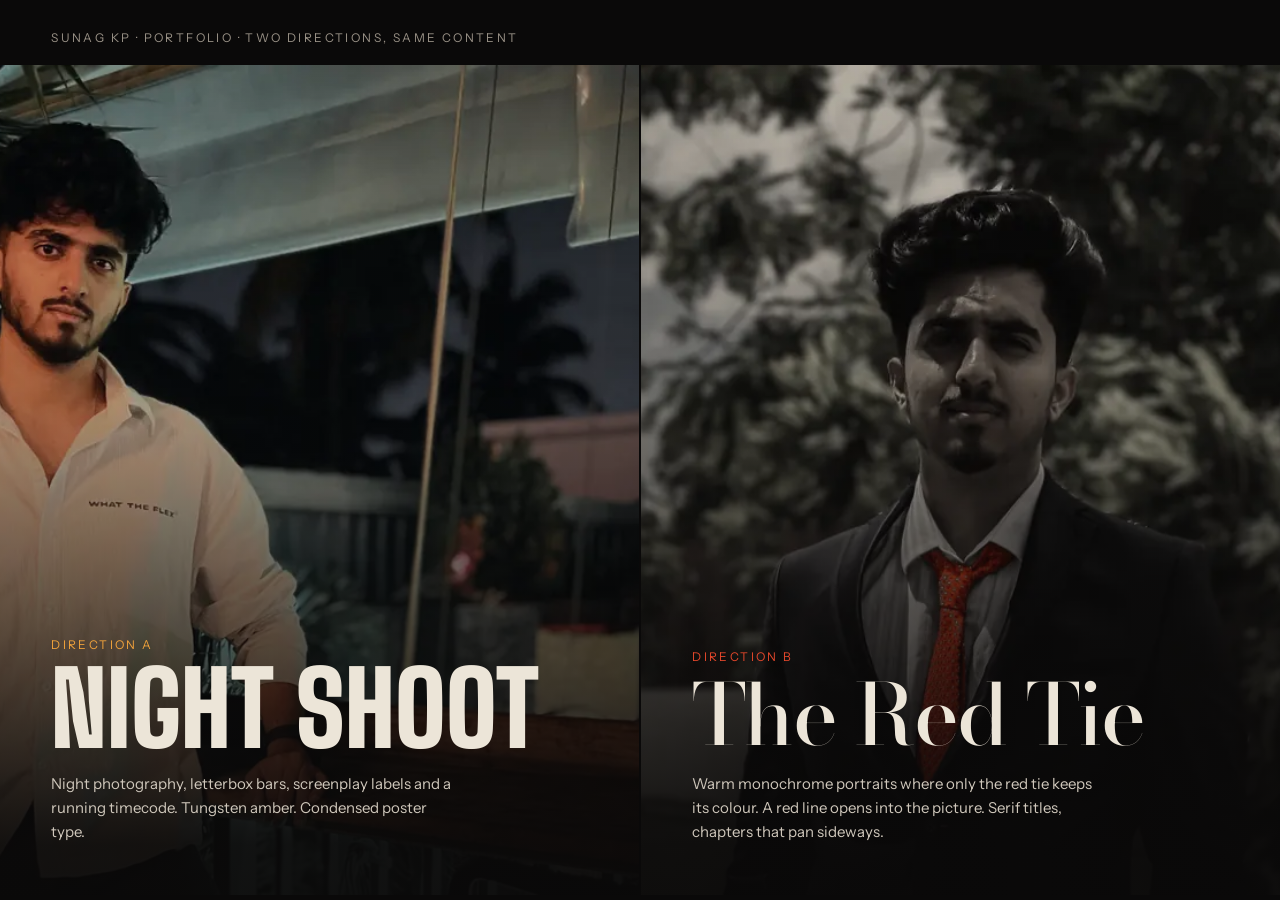
<file: portfolio-preview/index.html>
<!doctype html>
<html lang="en">
<head>
<meta charset="utf-8">
<meta name="viewport" content="width=device-width, initial-scale=1">
<title>Sunag KP — pick a direction</title>
<meta name="robots" content="noindex">
<style>
  @font-face { font-family: "Big Shoulders"; src: url(assets/fonts/big-shoulders-display-latin-wght-normal.woff2) format("woff2"); font-weight: 100 900; font-display: swap; }
  @font-face { font-family: "Bodoni"; src: url(assets/fonts/bodoni-moda-latin-opsz-normal.woff2) format("woff2"); font-weight: 400 900; font-display: swap; }
  @font-face { font-family: "Instrument"; src: url(assets/fonts/instrument-sans-latin-wght-normal.woff2) format("woff2"); font-weight: 400 700; font-display: swap; }
  * { box-sizing: border-box; }
  body { margin: 0; background: #0a0909; color: #ece5d8; font: 400 15px/1.6 "Instrument", Helvetica, Arial, sans-serif; }
  header { padding: 28px clamp(20px, 4vw, 56px) 18px; font-size: 12px; letter-spacing: .2em; text-transform: uppercase; color: #9a9287; }
  main { display: grid; grid-template-columns: 1fr 1fr; gap: 2px; min-height: calc(100svh - 70px); }
  a { position: relative; display: flex; flex-direction: column; justify-content: flex-end; min-height: 72svh; padding: clamp(20px, 4vw, 56px); color: inherit; text-decoration: none; overflow: hidden; isolation: isolate; }
  a img { position: absolute; inset: 0; width: 100%; height: 100%; object-fit: cover; z-index: -2; transition: transform 1.4s cubic-bezier(.2,.7,.1,1); }
  a::after { content: ""; position: absolute; inset: 0; z-index: -1; background: linear-gradient(to top, rgba(10,9,9,.94) 6%, rgba(10,9,9,.3) 60%, rgba(10,9,9,.15)); }
  a:hover img, a:focus-visible img { transform: scale(1.05); }
  a:focus-visible { outline: 2px solid #ece5d8; outline-offset: -6px; }
  .k { font-size: 12px; letter-spacing: .2em; text-transform: uppercase; }
  .a .k { color: #f0a23b; } .b .k { color: #e4472b; }
  h2 { margin: .1em 0 .2em; font-weight: 900; }
  .a h2 { font: 900 clamp(3.4rem, 8vw, 8rem)/.85 "Big Shoulders", Impact, sans-serif; text-transform: uppercase; }
  .b h2 { font: 500 clamp(3rem, 6.6vw, 6.8rem)/.95 "Bodoni", Didot, serif; letter-spacing: -.02em; }
  p { margin: 0; max-width: 40ch; color: #cfc7bb; }
  @media (max-width: 760px) { main { grid-template-columns: 1fr; } a { min-height: 60svh; } }
</style>
</head>
<body>
<header>Sunag KP · Portfolio · Two directions, same content</header>
<main>
  <a class="a" href="a/">
    <img src="assets/img/a-hero-wide-1280.webp" alt="">
    <span class="k">Direction A</span>
    <h2>Night Shoot</h2>
    <p>Night photography, letterbox bars, screenplay labels and a running timecode. Tungsten amber. Condensed poster type.</p>
  </a>
  <a class="b" href="b/">
    <img src="assets/img/b-hero-wide-1280.webp" alt="">
    <span class="k">Direction B</span>
    <h2>The Red Tie</h2>
    <p>Warm monochrome portraits where only the red tie keeps its colour. A red line opens into the picture. Serif titles, chapters that pan sideways.</p>
  </a>
</main>
</body>
</html>
</file>
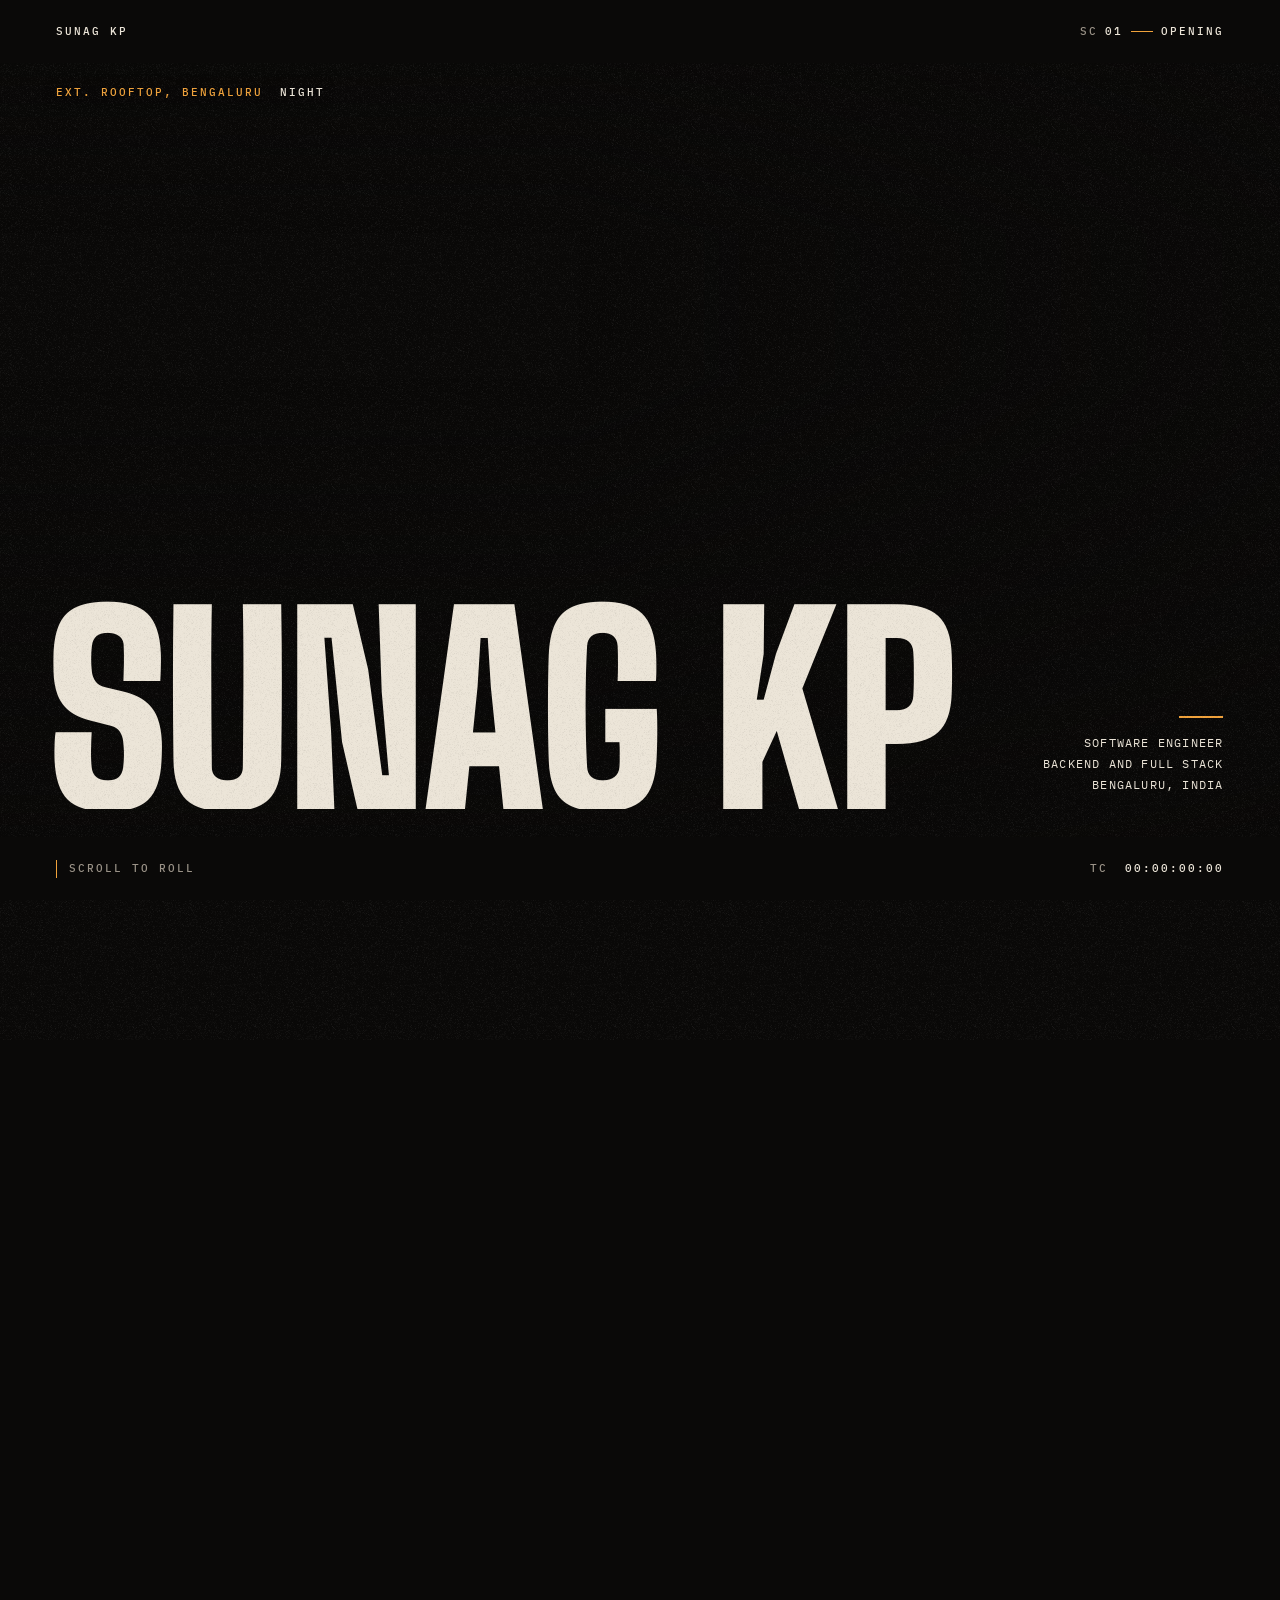
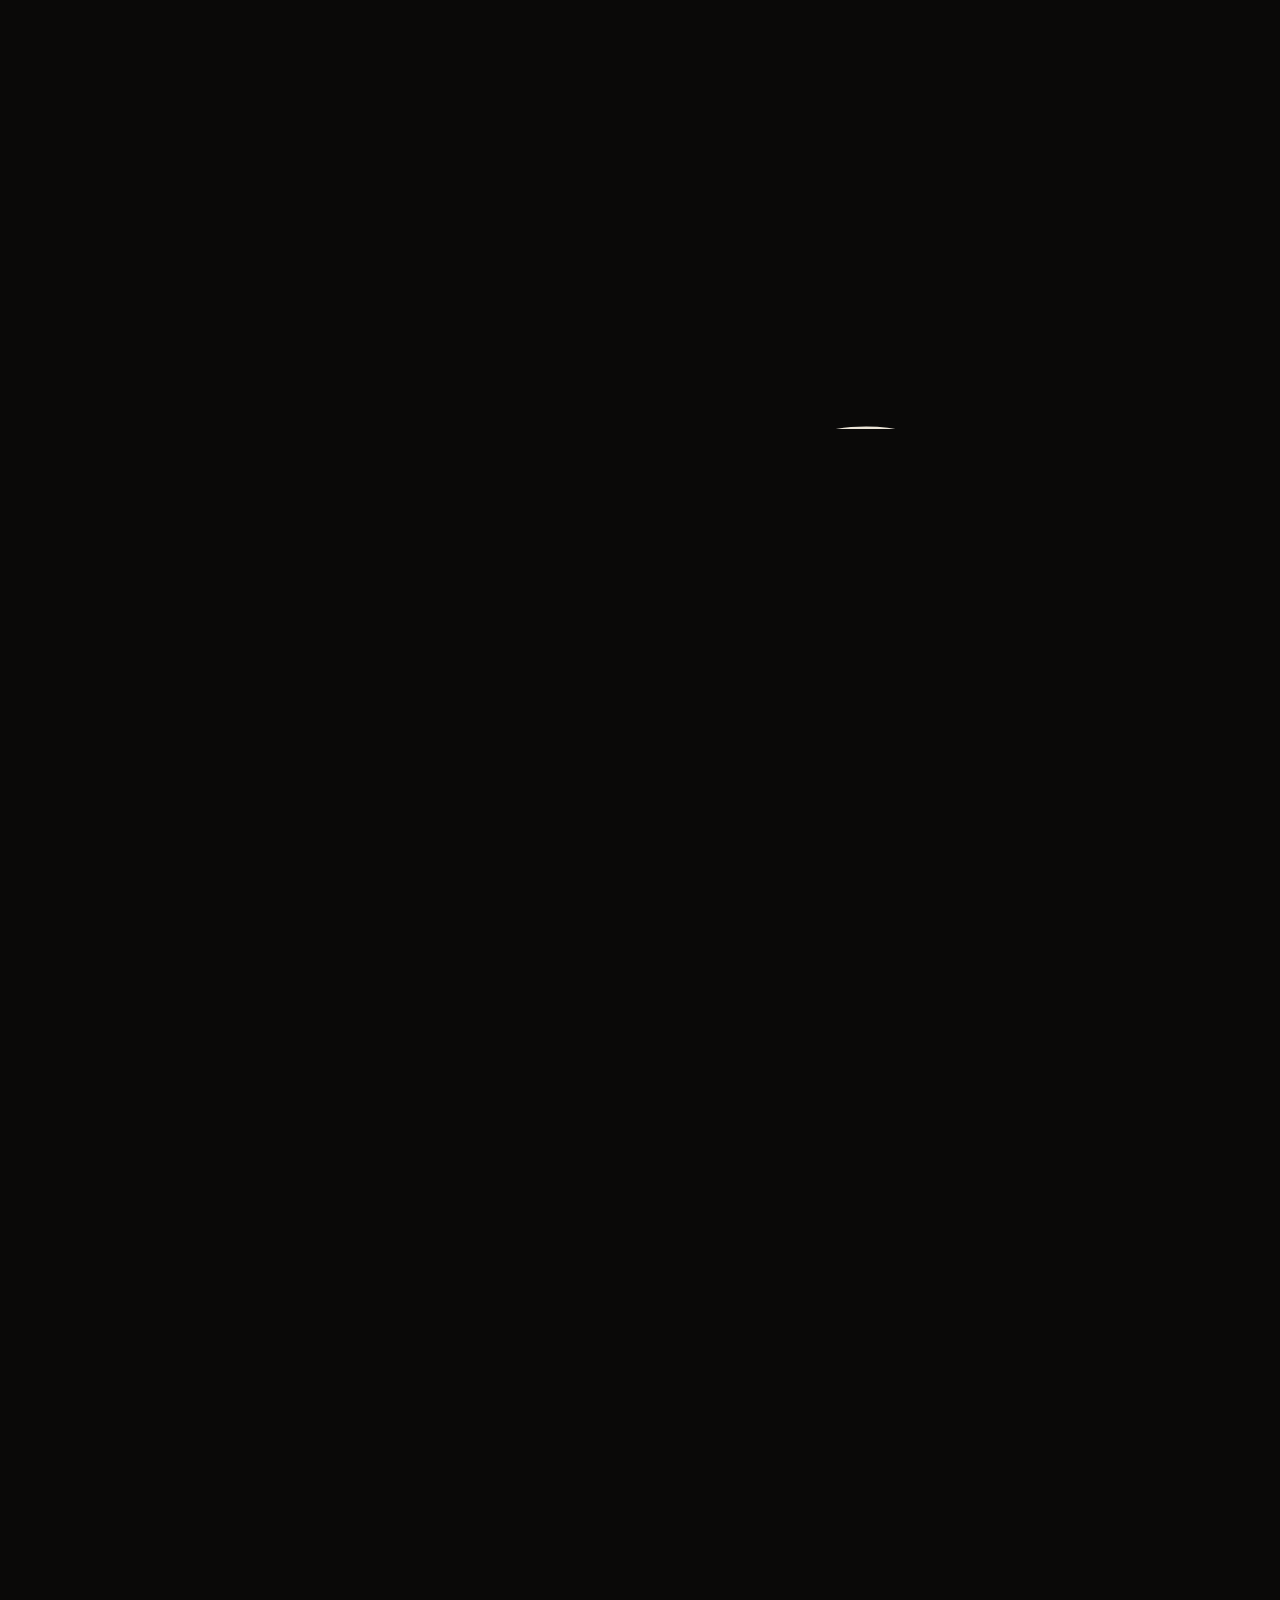
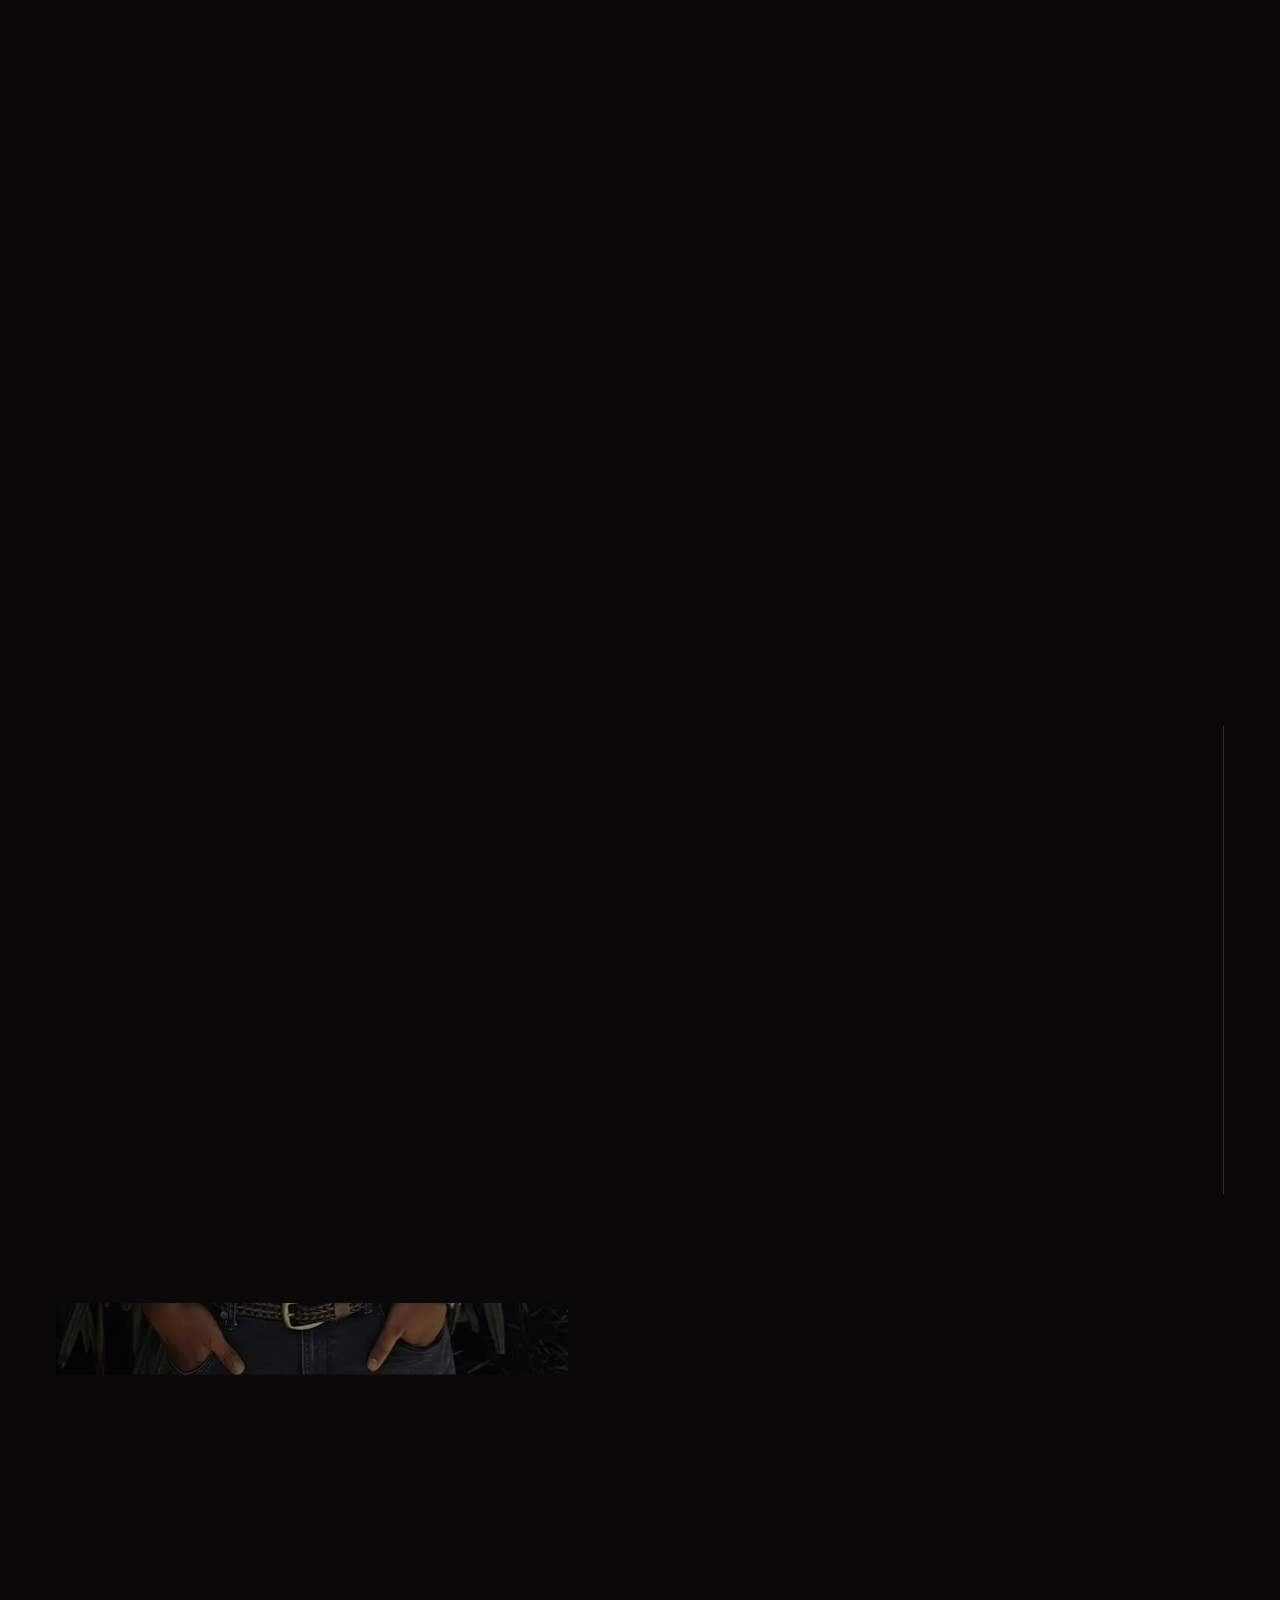
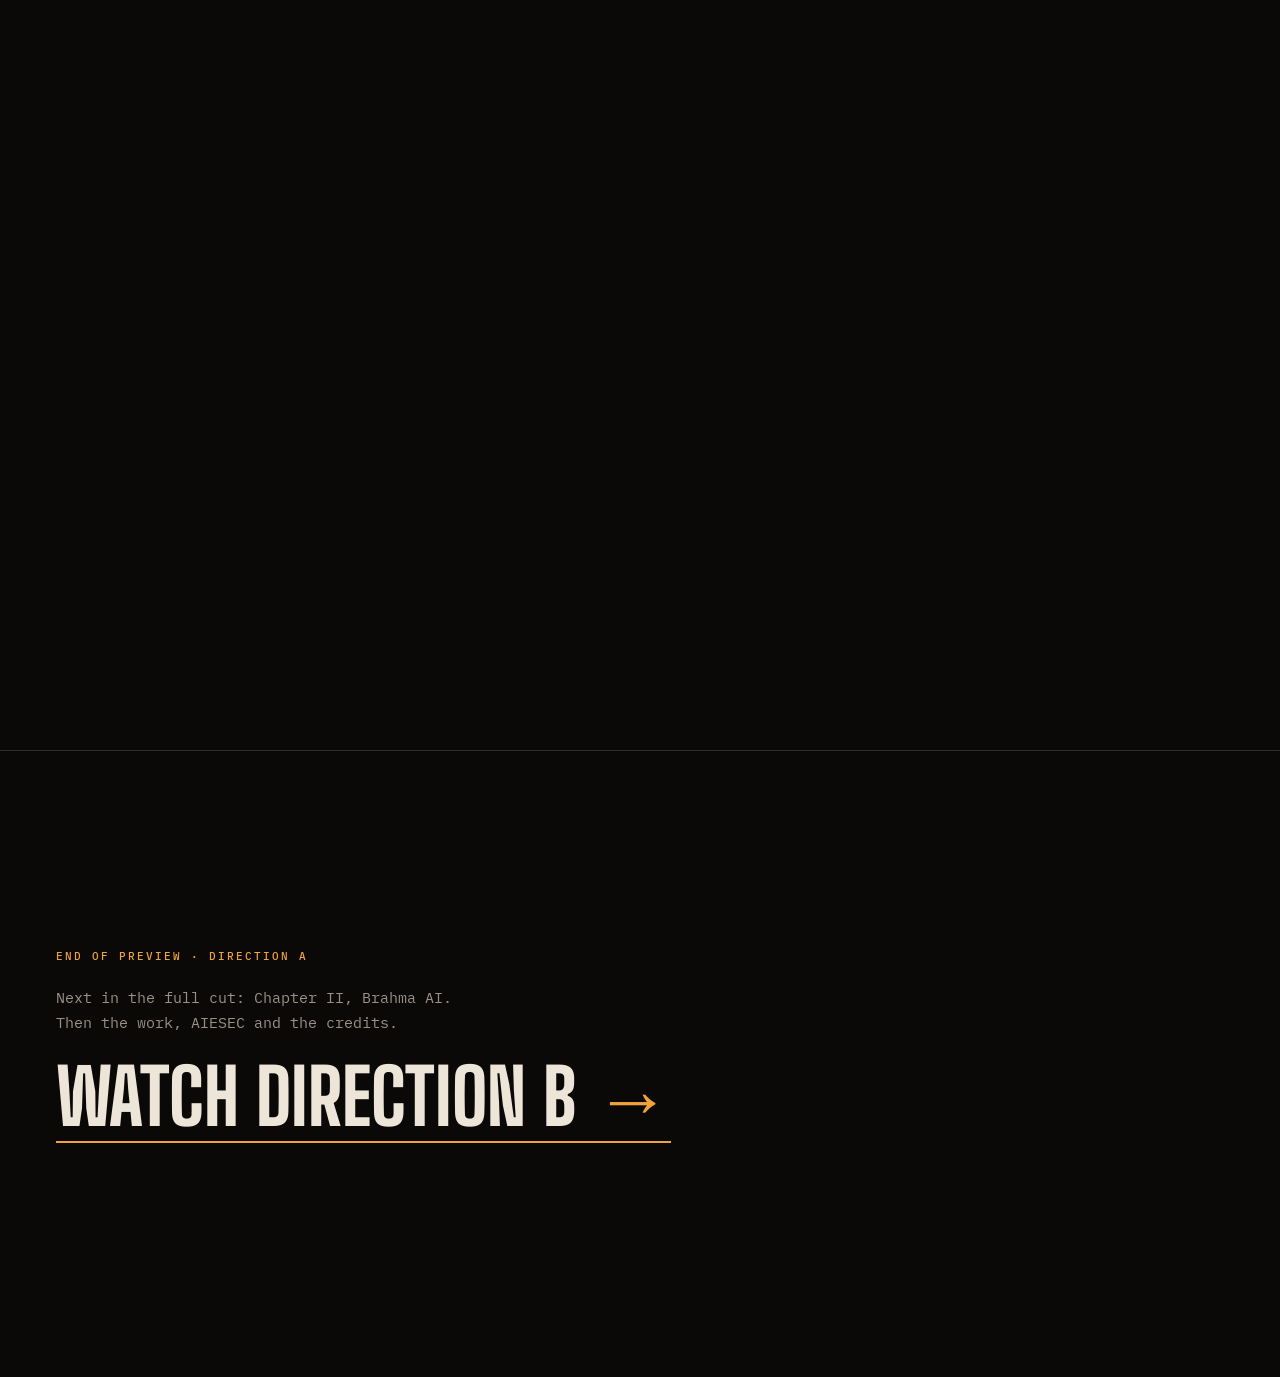
<file: portfolio-preview/a/index.html>
<!doctype html>
<html lang="en" data-runtime="96">
<head>
<meta charset="utf-8">
<meta name="viewport" content="width=device-width, initial-scale=1">
<title>Sunag KP — Direction A: Night Shoot</title>
<meta name="description" content="Design direction A for Sunag KP's portfolio: night photography, screenplay language, tungsten amber.">
<meta name="theme-color" content="#0a0908">
<script>(function(d){d.classList.add('js');if(!matchMedia('(prefers-reduced-motion: reduce)').matches)d.classList.add('motion')})(document.documentElement)</script>
<link rel="preload" as="font" type="font/woff2" href="../assets/fonts/big-shoulders-display-latin-wght-normal.woff2" crossorigin>
<link rel="preload" as="font" type="font/woff2" href="../assets/fonts/ibm-plex-mono-latin-400-normal.woff2" crossorigin>
<link rel="preload" as="image" href="../assets/img/a-hero-tall-900.webp" media="(max-aspect-ratio: 4/5)" fetchpriority="high">
<link rel="preload" as="image" href="../assets/img/a-hero-wide-2000.webp" media="(min-aspect-ratio: 4/5)" fetchpriority="high">
<link rel="stylesheet" href="a.css">
</head>
<body>
<a class="skip" href="#chapter-1">Skip to Chapter I</a>

<header class="hud">
  <a class="hud__name" href="#top">Sunag KP</a>
  <p class="hud__scene"><span class="hud__sc">SC</span> <span data-hud-index>01</span> <span class="hud__dash" aria-hidden="true"></span> <span data-hud-label>Opening</span></p>
</header>
<div class="foot" aria-hidden="true">
  <p class="cue"><span class="cue__bar"></span>Scroll to roll</p>
  <p class="timecode">TC <span data-hud-time>00:00:00:00</span></p>
</div>
<div class="grain" aria-hidden="true"></div>

<main id="top">

  <!-- OPENING ------------------------------------------------------- -->
  <section class="scene hero" data-scene data-label="Opening" style="--len:340">
    <div class="stage">
      <div class="plate" data-at="0,1" data-ease="linear">
        <picture>
          <source media="(max-aspect-ratio: 4/5)" srcset="../assets/img/a-hero-tall-900.webp" width="900" height="1469">
          <source srcset="../assets/img/a-hero-wide-1280.webp 1280w, ../assets/img/a-hero-wide-2000.webp 2000w" sizes="100vw" width="2000" height="1125">
          <img class="plate__img" src="../assets/img/a-hero-wide-1280.webp" width="2000" height="1125" alt="Sunag KP leaning on a wooden bar counter on a rooftop in Bengaluru at night." fetchpriority="high" decoding="async">
        </picture>
      </div>
      <div class="scrim" aria-hidden="true"></div>

      <p class="slug hero__slug"><span>EXT. ROOFTOP, BENGALURU</span> <span class="slug__time">NIGHT</span></p>

      <div class="hero__title" data-out="0.03,0.28">
        <h1 class="title" aria-label="Sunag KP">
          <span class="mask" aria-hidden="true"><span class="title__w">SUNAG</span></span>
          <span class="mask" aria-hidden="true"><span class="title__w title__w--2">KP</span></span>
        </h1>
        <p class="hero__role">
          <span class="hero__rule" aria-hidden="true"></span>
          Software Engineer<br>Backend and full stack<br>Bengaluru, India
        </p>
      </div>

      <div class="hero__lines">
        <p class="line" data-at="0.32,0.42" data-out="0.74,0.82"><span>Software engineer.</span></p>
        <p class="line" data-at="0.42,0.52" data-out="0.74,0.82"><span>Two and a half years.</span></p>
        <p class="line line--dim" data-at="0.54,0.64" data-out="0.74,0.82"><span>I build backend services,</span></p>
        <p class="line line--dim" data-at="0.58,0.68" data-out="0.74,0.82"><span>APIs and the workflows</span></p>
        <p class="line line--dim" data-at="0.62,0.72" data-out="0.74,0.82"><span>that connect them.</span></p>
      </div>

      <div class="bar bar--top" data-at="0.84,0.99" data-ease="in" aria-hidden="true"></div>
      <div class="bar bar--bottom" data-at="0.84,0.99" data-ease="in" aria-hidden="true"></div>
    </div>
  </section>

  <!-- CHAPTER I: SLATE ---------------------------------------------- -->
  <section class="scene slate" id="chapter-1" data-scene data-label="Chapter I" style="--len:250">
    <div class="stage">
      <div class="slate__inner" data-out="0.78,1">
        <p class="slate__no" data-at="-0.55,-0.25"><span class="slate__tick" aria-hidden="true"></span>Chapter I</p>
        <h2 class="slate__title" aria-label="KPMG">
          <span class="mask" aria-hidden="true"><span data-at="-0.45,0.04" data-ease="out">KPMG</span></span>
        </h2>
        <dl class="slate__meta">
          <div data-at="-0.05,0.12"><dt>Scene</dt><dd>INT. KPMG GLOBAL SERVICES, BENGALURU. DAY.</dd></div>
          <div data-at="0.03,0.20"><dt>Dates</dt><dd>Aug 2024 to Jan 2026</dd></div>
          <div data-at="0.11,0.28"><dt>Role</dt><dd>Full Stack Developer. ASP.NET Core and Angular.</dd></div>
        </dl>
      </div>
    </div>
  </section>

  <!-- CHAPTER I: BEATS ---------------------------------------------- -->
  <section class="scene beats" data-scene data-label="Chapter I · KPMG" style="--len:560">
    <div class="stage">
      <figure class="still" data-at="-0.15,0.02" data-ease="out">
        <div class="still__frame">
          <div class="still__zoom">
            <img src="../assets/img/a-kpmg-700.webp" srcset="../assets/img/a-kpmg-700.webp 700w, ../assets/img/a-kpmg-1100.webp 1100w" sizes="(max-width: 860px) 100vw, 40vw" width="1100" height="1369" loading="lazy" decoding="async" alt="Sunag KP at the KPMG office in Bengaluru, wearing a KPMG lanyard, in front of palm leaves.">
          </div>
        </div>
        <figcaption class="slug">KPMG Global Services · Bengaluru</figcaption>
      </figure>

      <ol class="beatlist">
        <li class="beat" data-at="0.0,0.07" data-out="0.21,0.25">
          <p class="beat__idx">01 / 04</p>
          <p class="beat__num">40<span>+</span></p>
          <h3 class="beat__label">REST endpoints shipped</h3>
          <p class="beat__body">C#, ASP.NET Core Web API and Entity Framework Core, for financial and compliance applications. I owned each feature from the database to the Angular screen.</p>
        </li>
        <li class="beat" data-at="0.25,0.32" data-out="0.46,0.50">
          <p class="beat__idx">02 / 04</p>
          <p class="beat__num">35<span>%</span></p>
          <h3 class="beat__label">Fewer redundant API calls</h3>
          <p class="beat__body">I re-architected the Angular state layer on NgRx: Store, Effects and Selectors, with RxJS. The UI got 25% more responsive.</p>
        </li>
        <li class="beat" data-at="0.50,0.57" data-out="0.71,0.75">
          <p class="beat__idx">03 / 04</p>
          <p class="beat__num">20<span>%</span></p>
          <h3 class="beat__label">Off SQL Server query latency</h3>
          <p class="beat__body">On tables with 10M+ records. Execution-plan analysis, new indexes and query rewrites.</p>
        </li>
        <li class="beat" data-at="0.75,0.82">
          <p class="beat__idx">04 / 04</p>
          <p class="beat__num">100<span>+</span></p>
          <h3 class="beat__label">Deployments automated</h3>
          <p class="beat__body">Azure DevOps CI/CD pipelines. Manual release effort down 60%, release time down 40%. JWT auth and role-based access on every API.</p>
        </li>
      </ol>

      <div class="rail" aria-hidden="true"><span class="rail__fill"></span></div>
    </div>
  </section>

  <footer class="endcard">
    <p class="slug">End of preview · Direction A</p>
    <p class="endcard__next">Next in the full cut: Chapter II, Brahma AI. Then the work, AIESEC and the credits.</p>
    <a class="endcard__link" href="../b/">Watch Direction B <span aria-hidden="true">&rarr;</span></a>
  </footer>
</main>

<script src="../assets/scenes.js" defer></script>
</body>
</html>
</file>
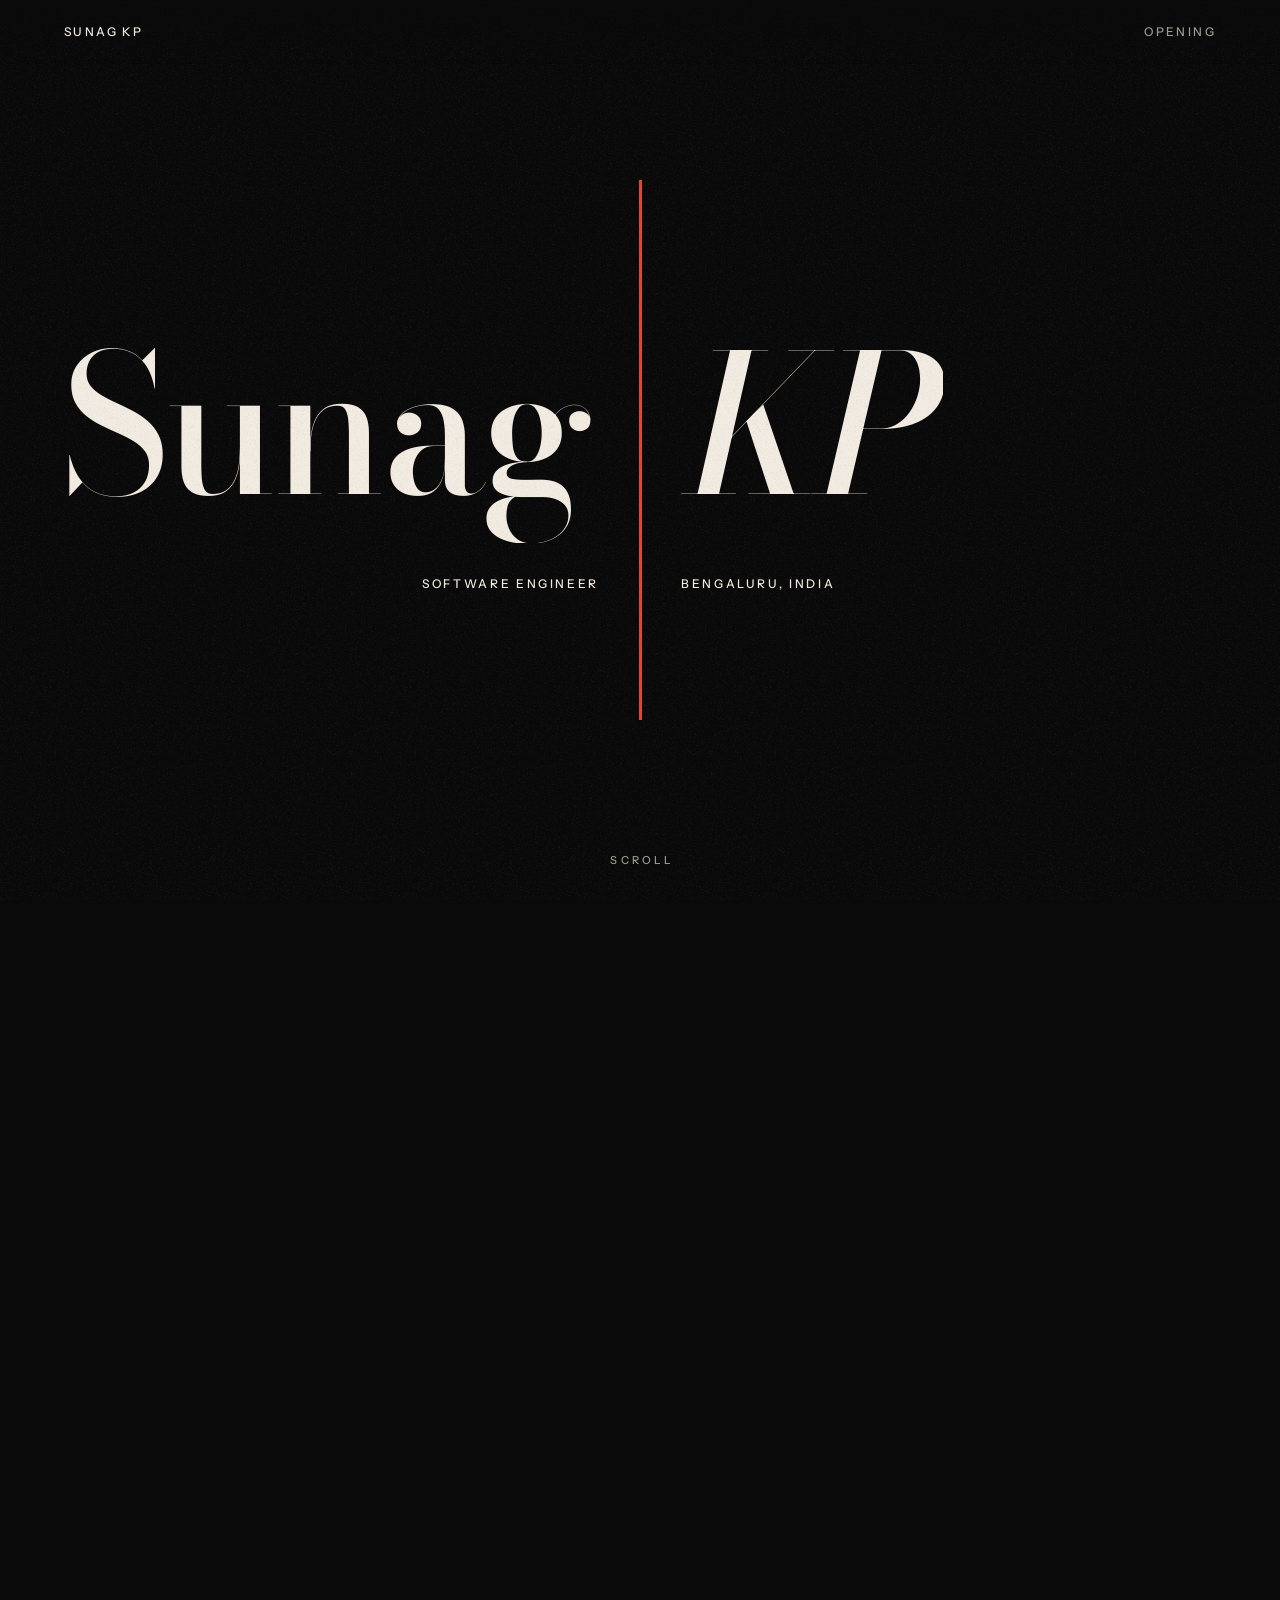
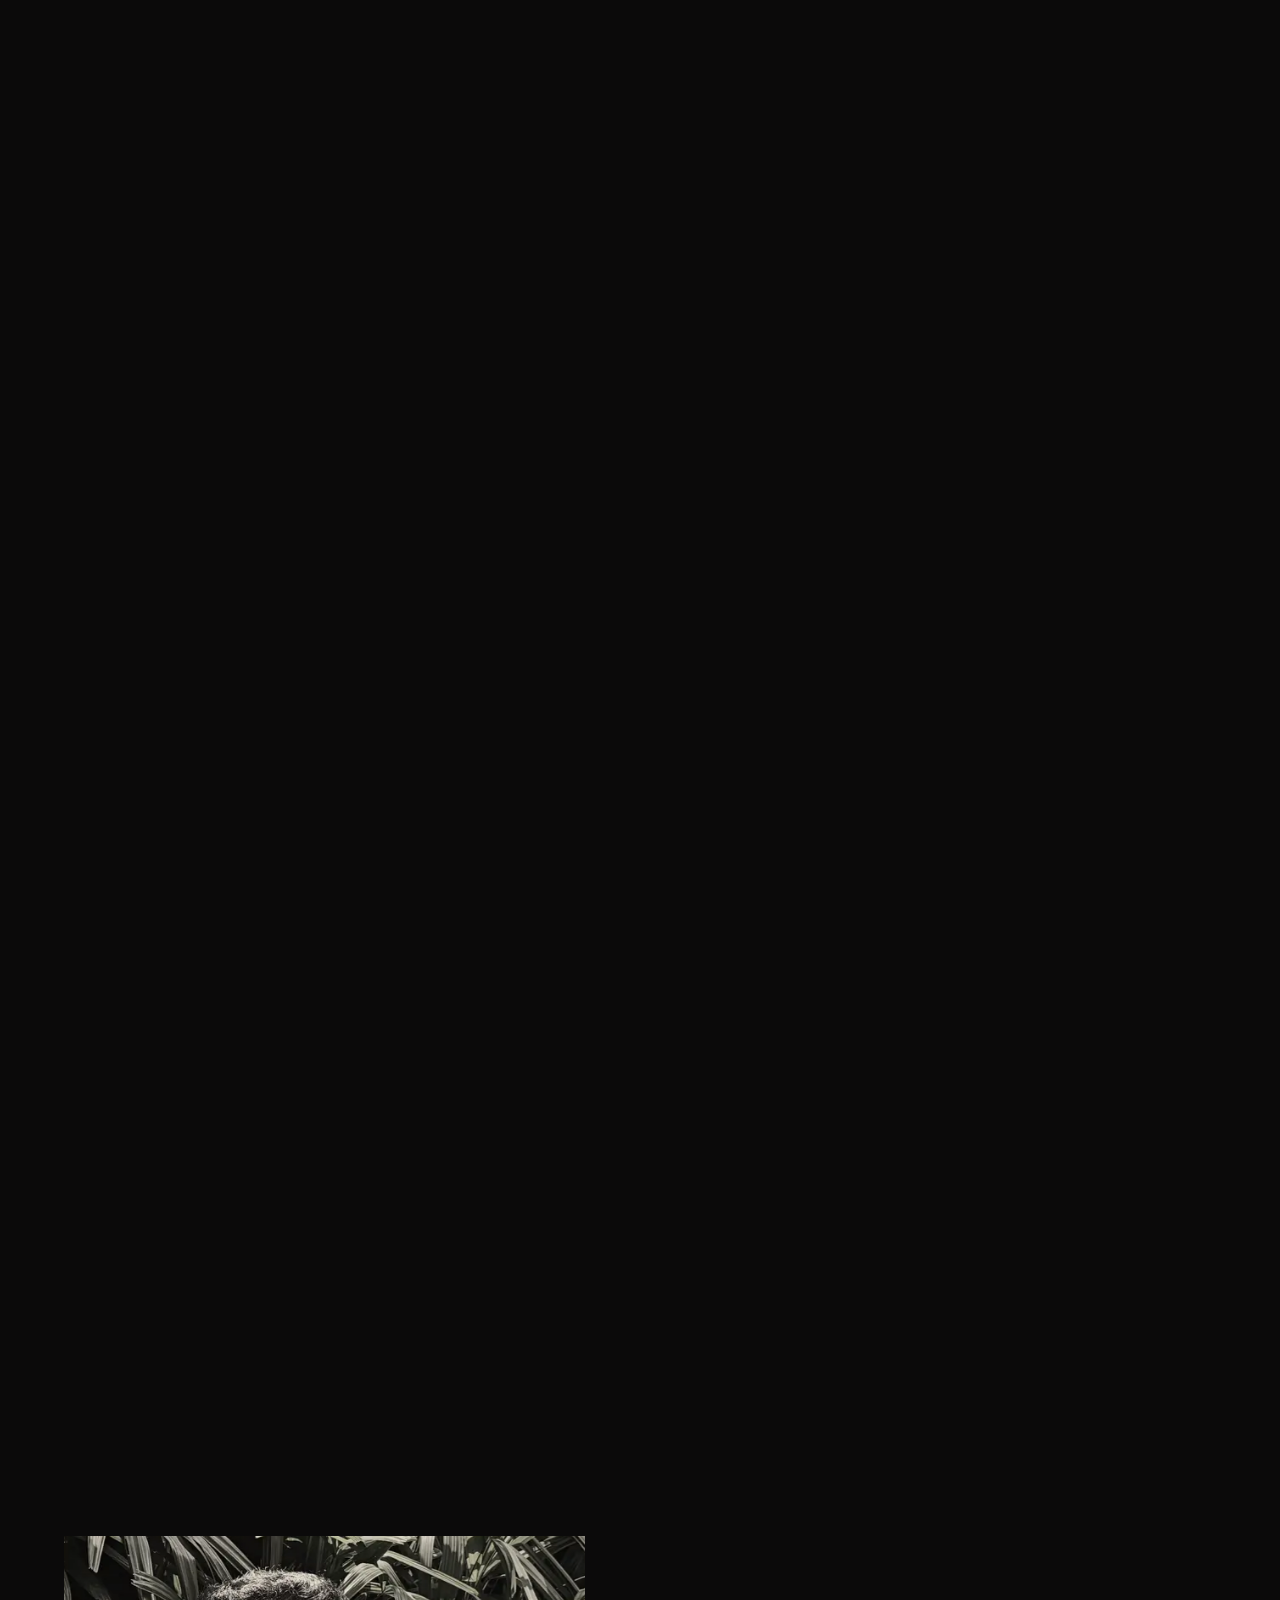
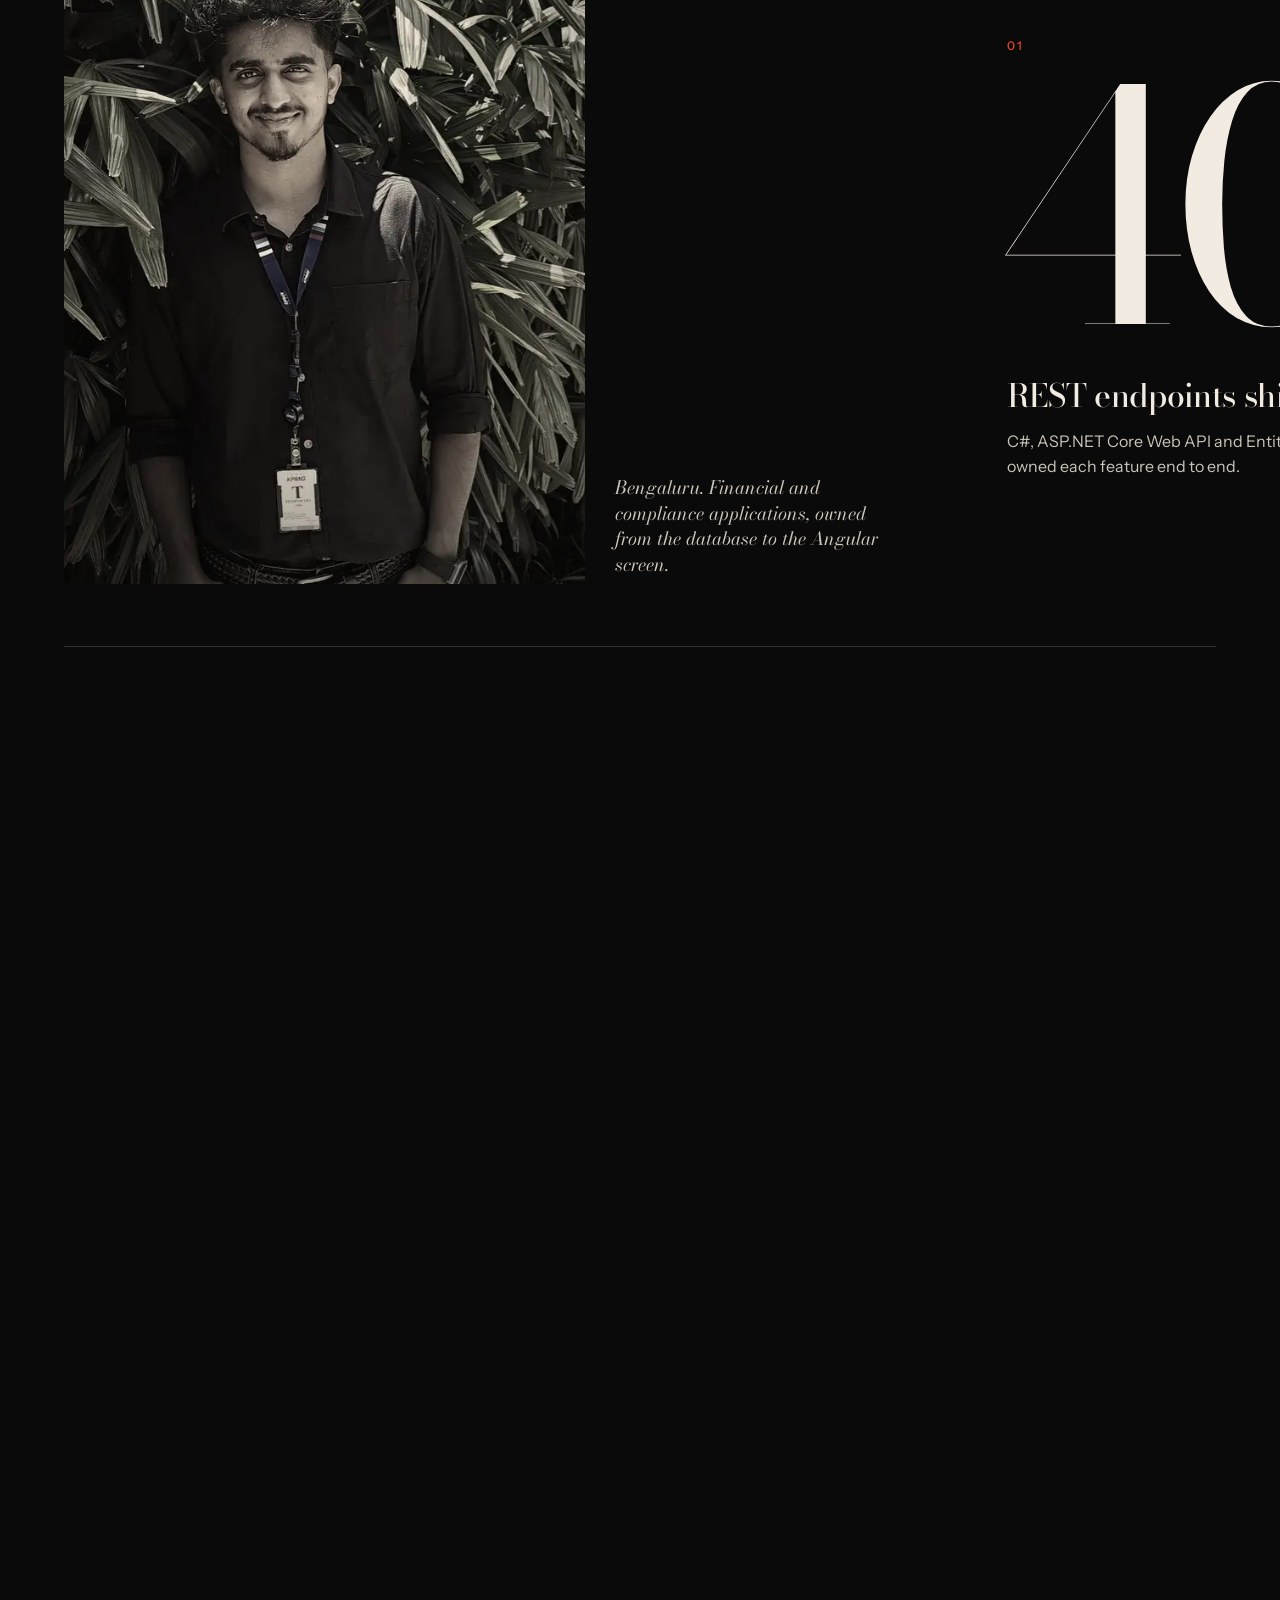
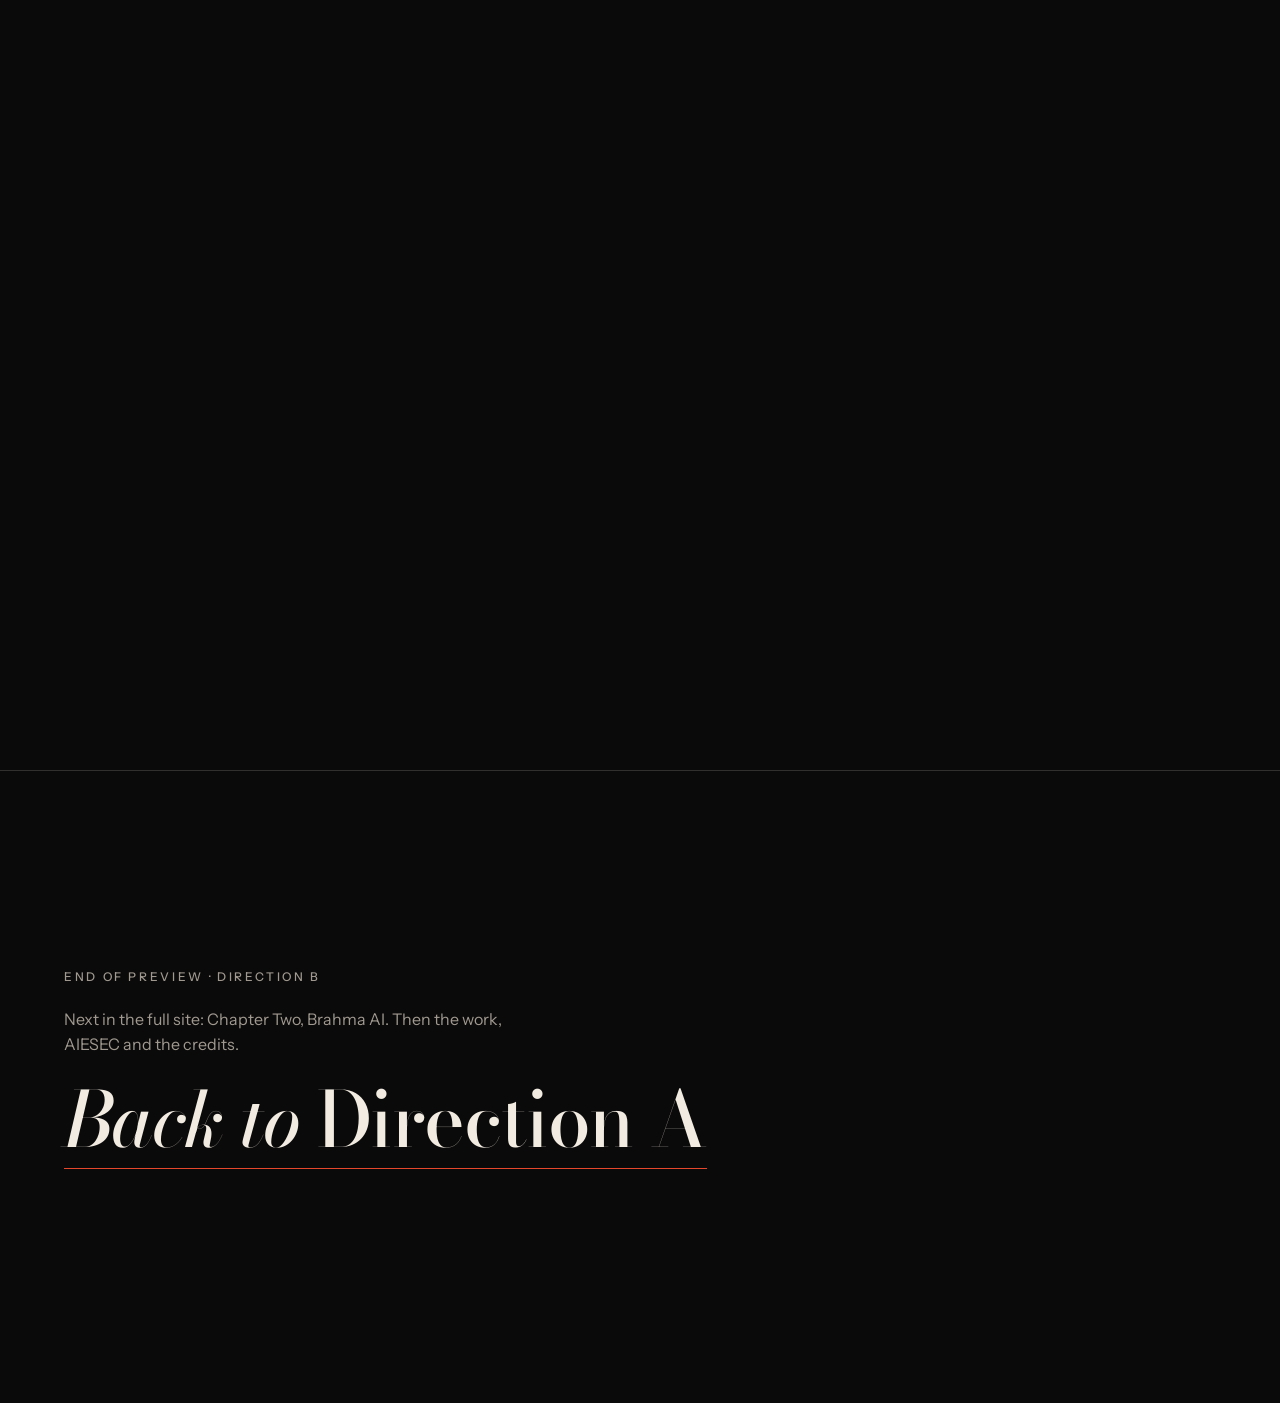
<file: portfolio-preview/b/index.html>
<!doctype html>
<html lang="en">
<head>
<meta charset="utf-8">
<meta name="viewport" content="width=device-width, initial-scale=1">
<title>Sunag KP — Direction B: The Red Tie</title>
<meta name="description" content="Design direction B for Sunag KP's portfolio: warm monochrome portraits, one red line, serif titles.">
<meta name="theme-color" content="#0b0a0a">
<script>(function(d){d.classList.add('js');if(!matchMedia('(prefers-reduced-motion: reduce)').matches)d.classList.add('motion')})(document.documentElement)</script>
<link rel="preload" as="font" type="font/woff2" href="../assets/fonts/bodoni-moda-latin-opsz-normal.woff2" crossorigin>
<link rel="preload" as="font" type="font/woff2" href="../assets/fonts/bodoni-moda-latin-opsz-italic.woff2" crossorigin>
<link rel="preload" as="font" type="font/woff2" href="../assets/fonts/instrument-sans-latin-wght-normal.woff2" crossorigin>
<link rel="stylesheet" href="b.css">
</head>
<body>
<a class="skip" href="#chapter-1">Skip to Chapter One</a>

<header class="nav">
  <a class="nav__name" href="#top">Sunag KP</a>
  <p class="nav__where"><span data-hud-label>Opening</span></p>
</header>
<div class="progress" aria-hidden="true"><span data-total></span></div>
<div class="grain" aria-hidden="true"></div>

<main id="top">

  <!-- OPENING ------------------------------------------------------- -->
  <section class="scene open" data-scene data-label="Opening" style="--len:440">
    <div class="stage">
      <div class="draw">
        <div class="window" data-at="0.02,0.40">
          <div class="window__keep">
            <div class="window__zoom">
              <picture>
                <source media="(max-aspect-ratio: 4/5)" srcset="../assets/img/b-hero-tall-900.webp" width="900" height="1493">
                <source srcset="../assets/img/b-hero-wide-1280.webp 1280w, ../assets/img/b-hero-wide-2000.webp 2000w" sizes="100vw" width="2000" height="1129">
                <img src="../assets/img/b-hero-wide-1280.webp" width="2000" height="1129" alt="Portrait of Sunag KP in a navy suit and red tie, trees and apartment towers behind him." decoding="async">
              </picture>
            </div>
          </div>
        </div>
      </div>
      <div class="open__shade" data-at="0.80,0.97" aria-hidden="true"></div>

      <div class="open__title" data-out="0.03,0.24">
        <h1 class="name" aria-label="Sunag KP">
          <span class="name__half name__half--l" aria-hidden="true"><span class="name__w">Sunag</span></span>
          <span class="name__half name__half--r" aria-hidden="true"><span class="name__w"><em>KP</em></span></span>
        </h1>
        <p class="open__cap open__cap--l">Software Engineer</p>
        <p class="open__cap open__cap--r">Bengaluru, India</p>
      </div>

      <div class="open__lines" data-out="0.80,0.90">
        <p class="line" data-at="0.42,0.52"><span>I&rsquo;m a software engineer</span></p>
        <p class="line" data-at="0.46,0.56"><span>in Bengaluru.</span></p>
        <p class="line line--it" data-at="0.55,0.65"><span>Two and a half years of</span></p>
        <p class="line line--it" data-at="0.59,0.69"><span>backend services, APIs,</span></p>
        <p class="line line--it" data-at="0.63,0.73"><span>and the screens in front</span></p>
        <p class="line line--it" data-at="0.67,0.77"><span>of them.</span></p>
      </div>

      <p class="scrollcue" aria-hidden="true">Scroll</p>
    </div>
  </section>

  <!-- CHAPTER ONE: TITLE CARD --------------------------------------- -->
  <section class="scene card" id="chapter-1" data-scene data-label="I &middot; KPMG" style="--len:250">
    <div class="stage">
      <div class="card__inner" data-out="0.76,1">
        <p class="eyebrow" data-at="-0.55,-0.25">Chapter One</p>
        <h2 class="card__title">
          <span class="mask"><span data-at="-0.45,0.02" data-ease="out">KPMG</span></span>
          <span class="mask"><span data-at="-0.33,0.10" data-ease="out"><em>Global Services</em></span></span>
        </h2>
        <div class="card__rule" data-at="0.04,0.30" aria-hidden="true"></div>
        <dl class="card__meta">
          <div data-at="0.10,0.26"><dt>When</dt><dd>Aug 2024 &ndash; Jan 2026</dd></div>
          <div data-at="0.16,0.32"><dt>Role</dt><dd>Full Stack Developer</dd></div>
          <div data-at="0.22,0.38"><dt>With</dt><dd>ASP.NET Core, Angular, SQL Server, Azure DevOps</dd></div>
        </dl>
      </div>
    </div>
  </section>

  <!-- CHAPTER ONE: REEL --------------------------------------------- -->
  <section class="scene reel" data-scene data-label="I &middot; KPMG" style="--len:640">
    <div class="stage">
      <div class="reel__track" data-pan data-at="0.10,0.94" data-ease="linear">
        <figure class="panel panel--photo">
          <div class="panel__frame">
            <img src="../assets/img/b-kpmg-700.webp" srcset="../assets/img/b-kpmg-700.webp 700w, ../assets/img/b-kpmg-1100.webp 1100w" sizes="(max-width: 860px) 70vw, 34vw" width="1100" height="1369" loading="lazy" decoding="async" alt="Sunag KP at the KPMG office in Bengaluru, wearing a KPMG lanyard, in front of palm leaves.">
          </div>
          <figcaption>Bengaluru. Financial and compliance applications, owned from the database to the Angular screen.</figcaption>
        </figure>

        <article class="panel">
          <p class="panel__idx">01</p>
          <p class="panel__num">40<span class="plus">+</span></p>
          <h3 class="panel__label">REST endpoints shipped</h3>
          <p class="panel__body">C#, ASP.NET Core Web API and Entity Framework Core. I owned each feature end to end.</p>
        </article>

        <article class="panel">
          <p class="panel__idx">02</p>
          <p class="panel__num">35<span>%</span></p>
          <h3 class="panel__label">Fewer redundant API calls</h3>
          <p class="panel__body">I re-architected the Angular state layer on NgRx and RxJS. The UI got 25% more responsive.</p>
        </article>

        <article class="panel">
          <p class="panel__idx">03</p>
          <p class="panel__num">20<span>%</span></p>
          <h3 class="panel__label">Off SQL Server query latency</h3>
          <p class="panel__body">On tables with 10M+ records. Execution-plan analysis, new indexes and query rewrites.</p>
        </article>

        <article class="panel">
          <p class="panel__idx">04</p>
          <p class="panel__num">100<span class="plus">+</span></p>
          <h3 class="panel__label">Deployments automated</h3>
          <p class="panel__body">Azure DevOps CI/CD. Manual release effort down 60%, release time down 40%. JWT auth and role-based access on every API.</p>
        </article>
      </div>
      <div class="reel__base" aria-hidden="true"><span></span></div>
    </div>
  </section>

  <footer class="endcard">
    <p class="eyebrow">End of preview &middot; Direction B</p>
    <p class="endcard__next">Next in the full site: Chapter Two, Brahma AI. Then the work, AIESEC and the credits.</p>
    <a class="endcard__link" href="../a/"><em>Back to</em> Direction A</a>
  </footer>
</main>

<script src="../assets/scenes.js" defer></script>
</body>
</html>
</file>
<file: portfolio-preview/a/a.css>
/* Direction A — NIGHT SHOOT
   Night photography, screenplay language, tungsten amber.
   Base rules = static, readable layout. `.motion` rules = the film. */

@font-face {
  font-family: "Big Shoulders";
  src: url(../assets/fonts/big-shoulders-display-latin-wght-normal.woff2) format("woff2");
  font-weight: 100 900; font-style: normal; font-display: swap;
}
@font-face {
  font-family: "Plex Mono";
  src: url(../assets/fonts/ibm-plex-mono-latin-400-normal.woff2) format("woff2");
  font-weight: 400; font-style: normal; font-display: swap;
}
@font-face {
  font-family: "Plex Mono";
  src: url(../assets/fonts/ibm-plex-mono-latin-500-normal.woff2) format("woff2");
  font-weight: 500; font-style: normal; font-display: swap;
}

:root {
  --bg: #0a0908;
  --ink: #ece5d8;
  --dim: #9a9287;
  --amber: #f0a23b;
  --hair: rgba(236, 229, 216, .16);
  --bar: .14;                       /* letterbox: fraction of half the screen */
  --barh: calc(50svh * var(--bar));
  --gutter: clamp(20px, 4.4vw, 72px);
  --display: "Big Shoulders", "Arial Narrow", Impact, sans-serif;
  --mono: "Plex Mono", ui-monospace, "SF Mono", Menlo, Consolas, monospace;
  --ease: cubic-bezier(.2, .7, .1, 1);
}

*, *::before, *::after { box-sizing: border-box; }
html { background: var(--bg); color: var(--ink); -webkit-text-size-adjust: 100%; }
body { margin: 0; font: 400 15px/1.65 var(--mono); -webkit-font-smoothing: antialiased; overflow-x: hidden; }
h1, h2, h3, p, ol, dl, dd, figure { margin: 0; padding: 0; }
ol { list-style: none; }
img { display: block; max-width: 100%; }
a { color: inherit; }
:focus-visible { outline: 2px solid var(--amber); outline-offset: 4px; }

.skip { position: fixed; left: 12px; top: 12px; z-index: 100; padding: 10px 14px; background: var(--amber); color: #0a0908; text-decoration: none; transform: translateY(-200%); }
.skip:focus { transform: none; }

/* ---------- screenplay slug ---------- */
.slug { font: 500 11px/1.4 var(--mono); letter-spacing: .18em; text-transform: uppercase; color: var(--amber); }

/* ---------- HUD: the persistent letterbox ---------- */
.hud, .foot { position: fixed; left: 0; right: 0; height: var(--barh); min-height: 44px; z-index: 50; display: flex; align-items: center; justify-content: space-between; padding: 0 var(--gutter); background: var(--bg); font: 500 11px/1 var(--mono); letter-spacing: .18em; text-transform: uppercase; }
.hud { top: 0; }
.foot { bottom: 0; }
.hud a { text-decoration: none; padding: 14px 0; }
.hud__scene { color: var(--dim); display: flex; align-items: center; gap: .7em; }
.hud__scene [data-hud-index], .hud__scene [data-hud-label] { color: var(--ink); }
.hud__dash { width: 22px; height: 1px; background: var(--amber); }
.timecode { margin-left: auto; color: var(--dim); font-variant-numeric: tabular-nums; }
.timecode span { color: var(--ink); margin-left: .7em; }
.cue { display: none; }
.motion .cue { display: flex; align-items: center; gap: 12px; color: var(--dim); animation: fade-up 1s var(--ease) 1.9s both; }
.cue__bar { width: 1px; height: 18px; background: var(--amber); animation: cue 1.8s ease-in-out infinite; transform-origin: top; }
.foot { transition: none; }
.scrolled .cue { visibility: hidden; }
@keyframes cue { 0%, 100% { transform: scaleY(.25); } 50% { transform: scaleY(1); } }

/* ---------- grain ---------- */
.grain { position: fixed; inset: -140px; z-index: 40; pointer-events: none; background: url(../assets/img/grain.png); opacity: .085; }
.motion .grain { animation: grain 1.2s steps(1) infinite; will-change: transform; }
@keyframes grain {
  0% { transform: translate3d(0, 0, 0); }
  16% { transform: translate3d(-62px, 38px, 0); }
  33% { transform: translate3d(44px, -71px, 0); }
  50% { transform: translate3d(-95px, -24px, 0); }
  66% { transform: translate3d(71px, 83px, 0); }
  83% { transform: translate3d(-28px, 102px, 0); }
}

/* ---------- scene scaffolding ---------- */
.scene { position: relative; }
.stage { position: relative; min-height: 100svh; }
.motion .scene { height: calc(var(--len) * 1svh); }
.motion .stage { position: sticky; top: 0; height: 100svh; overflow: hidden; background: var(--bg); }
.motion [data-at] { --t: 0; }
.mask { display: block; overflow: hidden; }
.mask > span { display: block; }

/* ---------- OPENING ---------- */
.hero .stage { display: flex; flex-direction: column; justify-content: flex-end; padding: calc(var(--barh) + 24px) var(--gutter); }
.plate { position: absolute; inset: 0; transform-origin: 31% 30%; }
.plate picture, .plate__img { width: 100%; height: 100%; }
.plate__img { object-fit: cover; object-position: 28% 22%; }
.scrim { position: absolute; inset: 0; background:
  linear-gradient(to bottom, rgba(10, 9, 8, .6) 0%, rgba(10, 9, 8, 0) 26%),
  linear-gradient(to top, rgba(10, 9, 8, .92) 0%, rgba(10, 9, 8, .55) 26%, rgba(10, 9, 8, 0) 58%),
  linear-gradient(to left, rgba(10, 9, 8, .55) 0%, rgba(10, 9, 8, 0) 55%); }

.hero__slug { position: absolute; left: var(--gutter); top: calc(var(--barh) + 22px); display: flex; gap: 1.6em; z-index: 2; text-shadow: 0 0 14px rgba(10, 9, 8, .9), 0 0 3px rgba(10, 9, 8, .9); }
.slug__time { color: var(--ink); }

.hero__title { position: relative; z-index: 2; display: flex; align-items: flex-end; justify-content: space-between; gap: 4vw; }
.title { font: 900 clamp(5.6rem, 20vw, 27rem)/.76 var(--display); letter-spacing: -.012em; text-transform: uppercase; display: flex; gap: .2em; margin-left: -.035em; padding-top: .06em; }
.title .mask { padding-top: .05em; }
.hero__role { flex: none; white-space: nowrap; font-size: 12px; line-height: 1.75; letter-spacing: .1em; text-transform: uppercase; color: var(--ink); text-align: right; padding-bottom: 1.1vw; }
.hero__rule { display: block; width: 44px; height: 2px; background: var(--amber); margin: 0 0 14px auto; }

.hero__lines { position: relative; z-index: 2; margin-top: 8vh; }
.line { overflow: hidden; white-space: nowrap; font: 800 clamp(2.1rem, 4.6vw, 4.8rem)/1.02 var(--display); text-transform: uppercase; letter-spacing: .005em; }
.line > span { display: block; padding-top: .04em; }
.line--dim { color: var(--dim); }
.bar { display: none; }

.motion .hero .stage { display: block; padding: 0; }
.motion .plate { transform: scale(calc(1 + var(--t) * .24)); will-change: transform; }
.motion .plate__img { animation: plate-in 2.6s var(--ease) both; }
@keyframes plate-in { from { opacity: 0; transform: scale(1.12); } to { opacity: 1; transform: none; } }

.motion .hero__slug { animation: fade-up .9s var(--ease) .15s both; }
.motion .hero__title { position: absolute; left: var(--gutter); right: var(--gutter); bottom: calc(var(--barh) + 2.2vw); opacity: var(--o, 1); transform: translate3d(0, calc((1 - var(--o, 1)) * -14vh), 0); will-change: transform, opacity; }
.motion .title__w { animation: rise 1.25s var(--ease) .55s both; }
.motion .title__w--2 { animation-delay: .7s; }
.motion .hero__role { animation: fade-up 1s var(--ease) 1.35s both; }
@keyframes rise { from { transform: translate3d(0, 106%, 0); } to { transform: none; } }
@keyframes fade-up { from { opacity: 0; transform: translate3d(0, 14px, 0); } to { opacity: 1; transform: none; } }

.motion .hero__lines { position: absolute; margin: 0; left: 53vw; right: var(--gutter); top: 50%; transform: translateY(-50%); }
.motion .line > span { transform: translate3d(0, calc((1 - var(--t)) * 108%), 0); opacity: var(--o, 1); will-change: transform; }

.motion .bar { display: block; position: absolute; left: 0; right: 0; height: 50%; background: var(--bg); z-index: 5; transform: scaleY(calc(var(--bar) + var(--t) * (1.01 - var(--bar)))); will-change: transform; }
.bar--top { top: 0; transform-origin: top; }
.bar--bottom { bottom: 0; transform-origin: bottom; }

/* ---------- CHAPTER SLATE ---------- */
.slate .stage { display: flex; align-items: center; padding: 18vh var(--gutter); }
.slate__inner { width: 100%; opacity: var(--o, 1); transform: scale(calc(1 + (1 - var(--o, 1)) * .05)); transform-origin: 20% 50%; }
.slate__no { display: flex; align-items: center; gap: 14px; font: 500 12px/1 var(--mono); letter-spacing: .2em; text-transform: uppercase; color: var(--amber); opacity: var(--t, 1); }
.slate__tick { width: 56px; height: 1px; background: var(--amber); transform-origin: left; transform: scaleX(var(--t, 1)); }
.slate__title { font: 900 clamp(7rem, 34vw, 44rem)/.78 var(--display); letter-spacing: -.02em; margin: .08em 0 .1em -.04em; }
.slate__title .mask { padding-top: .04em; }
.slate__title .mask > span { transform: translate3d(0, calc((1 - var(--t, 1)) * 104%), 0); will-change: transform; }
.slate__meta { display: grid; gap: 10px; max-width: 60ch; }
.slate__meta > div { display: grid; grid-template-columns: 5.5rem 1fr; gap: 1rem; padding-top: 10px; border-top: 1px solid var(--hair); opacity: var(--t, 1); transform: translate3d(0, calc((1 - var(--t, 1)) * 16px), 0); }
.slate__meta dt { font-size: 11px; letter-spacing: .18em; text-transform: uppercase; color: var(--dim); padding-top: 3px; }
.slate__meta dd { font-size: 14px; letter-spacing: .04em; }

/* ---------- CHAPTER BEATS ---------- */
.beats .stage { padding: 14vh var(--gutter); display: grid; gap: 8vh; }
.still { max-width: 520px; }
.still__frame { overflow: hidden; }
.still img { width: 100%; height: 100%; object-fit: cover; }
.still figcaption { margin-top: 14px; color: var(--dim); }
.beatlist { display: grid; gap: 12vh; }
.beat__idx { font: 500 11px/1 var(--mono); letter-spacing: .2em; color: var(--amber); }
.beat__num { font: 800 clamp(6.5rem, 21vw, 23rem)/.8 var(--display); letter-spacing: -.02em; margin: .14em 0 .04em -.03em; font-variant-numeric: tabular-nums; }
.beat__num span { color: var(--amber); font-weight: 500; margin-left: .03em; }
.beat__label { font: 700 clamp(1.5rem, 2.7vw, 2.6rem)/1.05 var(--display); letter-spacing: .02em; text-transform: uppercase; }
.beat__body { max-width: 46ch; margin-top: 1.1em; color: #c9c1b4; }
.rail { display: none; }

.motion .beats .stage { display: block; padding: 0; }
.motion .still { position: absolute; left: var(--gutter); top: calc(var(--barh) + 2.4vh); bottom: calc(var(--barh) + 2.4vh); width: min(40vw, 66svh); max-width: none; display: flex; flex-direction: column; }
.motion .still__frame { flex: 1; min-height: 0; transform: translate3d(0, calc((1 - var(--t)) * 101%), 0); will-change: transform; }
.motion .still__zoom { height: 100%; transform: translate3d(0, calc((1 - var(--t)) * -101%), 0); will-change: transform; }
.motion .still img { transform: scale(calc(1.16 - var(--p, 0) * .16)); transform-origin: 50% 30%; will-change: transform; }
.motion .still figcaption { opacity: var(--t); }

.motion .beatlist { display: block; position: absolute; left: 52vw; right: calc(var(--gutter) + 3vw); top: 50%; }
.motion .beat { position: absolute; left: 0; right: 0; top: 0; transform: translateY(-50%); pointer-events: none; }
.motion .beat > * { --l: clamp(0, calc(var(--t) * 1.9 - var(--i, 0) * .3), 1); opacity: calc(var(--l) * var(--o, 1)); transform: translate3d(0, calc((1 - var(--l)) * 44px + (1 - var(--o, 1)) * -30px), 0); will-change: transform, opacity; }
.beat > :nth-child(2) { --i: 1; }
.beat > :nth-child(3) { --i: 2; }
.beat > :nth-child(4) { --i: 3; }

.motion .rail { display: block; position: absolute; right: var(--gutter); top: 24svh; bottom: 24svh; width: 1px; background: var(--hair); }
.rail__fill { position: absolute; inset: 0; background: var(--amber); transform-origin: top; transform: scaleY(var(--p, 0)); }

/* ---------- END CARD ---------- */
.endcard { padding: 22vh var(--gutter) 26vh; display: grid; gap: 22px; justify-items: start; border-top: 1px solid var(--hair); }
.endcard__next { max-width: 44ch; color: var(--dim); }
.endcard__link { font: 800 clamp(2.4rem, 6vw, 5.5rem)/1 var(--display); text-transform: uppercase; text-decoration: none; border-bottom: 2px solid var(--amber); padding-bottom: .08em; }
.endcard__link span { color: var(--amber); }

/* ---------- small screens ---------- */
@media (max-width: 860px) {
  :root { --bar: .12; }
  body { font-size: 14px; }
  .plate__img { object-position: 42% 30%; }
  .plate { transform-origin: 45% 28%; }
  .title { font-size: 24.5vw; }
  .hero__title { flex-direction: column; align-items: flex-start; gap: 18px; }
  .hero__role { text-align: left; padding: 0; }
  .hero__rule { margin: 0 0 12px 0; }
  .motion .hero__title { bottom: calc(var(--barh) + 22px); }
  .motion .hero__lines { left: var(--gutter); top: auto; bottom: calc(var(--barh) + 28px); transform: none; }
  .line { font-size: 7.9vw; }
  .hud__sc { display: none; }

  .slate__title { font-size: 40vw; }
  .slate__meta > div { grid-template-columns: 1fr; gap: 2px; }

  .motion .still { left: var(--gutter); right: var(--gutter); top: calc(var(--barh) + 10px); bottom: auto; width: auto; height: 39svh; }
  .motion .still img { object-position: 50% 16%; transform-origin: 50% 20%; }
  .motion .still figcaption { display: none; }
  .motion .beatlist { left: var(--gutter); right: calc(var(--gutter) + 8px); top: auto; bottom: calc(var(--barh) + 22px); }
  .motion .beat { top: auto; bottom: 0; transform: none; }
  .beat__num { font-size: 30vw; }
  .beat__label { font-size: 7vw; }
  .motion .rail { right: 8px; top: 52svh; bottom: calc(var(--barh) + 22px); }
}

@media (prefers-reduced-motion: reduce) {
  *, *::before, *::after { animation: none !important; transition: none !important; }
}
</file>
<file: portfolio-preview/b/b.css>
/* Direction B — THE RED TIE
   Warm monochrome portraits, one red line, serif titles.
   Base rules = static, readable layout. `.motion` rules = the film. */

@font-face {
  font-family: "Bodoni";
  src: url(../assets/fonts/bodoni-moda-latin-opsz-normal.woff2) format("woff2");
  font-weight: 400 900; font-style: normal; font-display: swap;
}
@font-face {
  font-family: "Bodoni";
  src: url(../assets/fonts/bodoni-moda-latin-opsz-italic.woff2) format("woff2");
  font-weight: 400 900; font-style: italic; font-display: swap;
}
@font-face {
  font-family: "Instrument";
  src: url(../assets/fonts/instrument-sans-latin-wght-normal.woff2) format("woff2");
  font-weight: 400 700; font-style: normal; font-display: swap;
}

:root {
  --bg: #0b0a0a;
  --ink: #f1ebe1;
  --dim: #a09990;
  --red: #e4472b;
  --hair: rgba(241, 235, 225, .17);
  --gutter: clamp(20px, 5vw, 84px);
  --serif: "Bodoni", "Bodoni 72", Didot, "Times New Roman", serif;
  --sans: "Instrument", "Helvetica Neue", Helvetica, Arial, sans-serif;
  --ease: cubic-bezier(.2, .7, .1, 1);
}

*, *::before, *::after { box-sizing: border-box; }
html { background: var(--bg); color: var(--ink); -webkit-text-size-adjust: 100%; }
body { margin: 0; font: 400 16px/1.6 var(--sans); -webkit-font-smoothing: antialiased; overflow-x: hidden; }
h1, h2, h3, p, dl, dd, figure { margin: 0; padding: 0; }
img { display: block; max-width: 100%; }
a { color: inherit; }
em { font-style: italic; }
:focus-visible { outline: 2px solid var(--red); outline-offset: 4px; }

.skip { position: fixed; left: 12px; top: 12px; z-index: 100; padding: 10px 14px; background: var(--ink); color: var(--bg); text-decoration: none; transform: translateY(-200%); }
.skip:focus { transform: none; }

.eyebrow { font: 500 12px/1.3 var(--sans); letter-spacing: .22em; text-transform: uppercase; color: var(--dim); }

/* ---------- nav + progress ---------- */
.nav { position: fixed; inset: 0 0 auto 0; z-index: 50; display: flex; justify-content: space-between; align-items: center; height: 64px; padding: 0 var(--gutter); font: 500 12px/1 var(--sans); letter-spacing: .2em; text-transform: uppercase; background: linear-gradient(to bottom, rgba(11, 10, 10, .82), rgba(11, 10, 10, 0)); }
.nav a { text-decoration: none; padding: 14px 0; }
.nav__where { color: var(--dim); }
.progress { position: fixed; inset: 0 0 auto 0; height: 2px; z-index: 51; }
.progress span { display: block; height: 100%; background: var(--red); transform-origin: left; transform: scaleX(0); }

.grain { position: fixed; inset: 0; z-index: 40; pointer-events: none; background: url(../assets/img/grain.png); opacity: .06; }

/* ---------- scene scaffolding ---------- */
.scene { position: relative; }
.stage { position: relative; min-height: 100svh; }
.motion .scene { height: calc(var(--len) * 1svh); }
.motion .stage { position: sticky; top: 0; height: 100svh; overflow: hidden; background: var(--bg); }
.motion [data-at] { --t: 0; }
.mask { display: block; overflow: hidden; }
.mask > span { display: block; }

/* ---------- OPENING ---------- */
.open .stage { display: flex; flex-direction: column; justify-content: flex-end; padding: 96px var(--gutter) 9vh; }
.draw, .window, .window__keep, .window__zoom, .window picture { position: absolute; inset: 0; }
.window { background: var(--red); overflow: hidden; }
.window img { width: 100%; height: 100%; object-fit: cover; object-position: 52% 30%; }
.open .stage::after { content: ""; position: absolute; inset: 0; background: linear-gradient(to top, rgba(11, 10, 10, .9) 0%, rgba(11, 10, 10, .35) 40%, rgba(11, 10, 10, 0) 70%); pointer-events: none; }
.open__shade { display: none; }

.open__title, .open__lines { position: relative; z-index: 3; }
.name { font: 500 clamp(4rem, 15vw, 16.5rem)/.9 var(--serif); letter-spacing: -.02em; display: flex; gap: .22em; }
.name__half { display: block; }
.name__w { display: block; }
.open__cap { font: 500 12px/1.3 var(--sans); letter-spacing: .22em; text-transform: uppercase; color: var(--ink); display: inline-block; margin: 18px 2em 0 0; }
.open__lines { margin-top: 7vh; max-width: 30em; }
.line { font: 400 clamp(1.7rem, 4.1vw, 4.4rem)/1.08 var(--serif); letter-spacing: -.012em; overflow: hidden; padding-bottom: .1em; }
.line > span { display: block; }
.line--it { font-style: italic; color: #cfc7bb; }
.scrollcue { display: none; }

.motion .open .stage { display: block; padding: 0; }
.motion .open .stage::after { z-index: 2; opacity: var(--p, 0); }
/* the red line that becomes the picture */
.motion .draw { transform-origin: top; animation: draw 1.5s var(--ease) .2s both; }
@keyframes draw { from { transform: scaleY(0); } to { transform: none; } }
.motion .window { --sx: calc(var(--line, .003) + (1 - var(--line, .003)) * var(--t)); --sy: calc(.6 + .4 * var(--t)); transform: scale(var(--sx), var(--sy)); will-change: transform; }
.motion .window__keep { transform: scale(calc(1 / var(--sx)), calc(1 / var(--sy))); will-change: transform; }
.motion .window__zoom { transform: scale(calc(1.2 - .2 * var(--t))); transform-origin: 52% 32%; opacity: clamp(0, calc(var(--t) * 14 - .2), 1); will-change: transform, opacity; }
.motion .open__shade { display: block; position: absolute; inset: 0; z-index: 4; background: var(--bg); opacity: var(--t); }

.motion .open__title { position: absolute; inset: 0; opacity: var(--o, 1); will-change: opacity; }
.motion .name { position: absolute; left: 0; right: 0; top: 50%; transform: translateY(-58%); display: block; height: 1em; }
.motion .name__half { position: absolute; top: 0; overflow: hidden; padding: .12em .04em .16em; margin-top: -.12em; }
.motion .name__half--l { right: calc(50% + 3.2vw); transform: translate3d(calc((1 - var(--o, 1)) * -22vw), 0, 0); }
.motion .name__half--r { left: calc(50% + 3.2vw); transform: translate3d(calc((1 - var(--o, 1)) * 22vw), 0, 0); }
.motion .name__half--l .name__w { animation: from-right 1.3s var(--ease) 1.25s both; }
.motion .name__half--r .name__w { animation: from-left 1.3s var(--ease) 1.4s both; }
@keyframes from-right { from { transform: translate3d(108%, 0, 0); } to { transform: none; } }
@keyframes from-left { from { transform: translate3d(-108%, 0, 0); } to { transform: none; } }
.motion .open__cap { position: absolute; top: calc(50% + 7.2vw + 34px); margin: 0; animation: fade 1.1s ease 2.2s both; }
.motion .open__cap--l { right: calc(50% + 3.2vw); }
.motion .open__cap--r { left: calc(50% + 3.2vw); }
@keyframes fade { from { opacity: 0; } to { opacity: 1; } }

.motion .open__lines { position: absolute; left: var(--gutter); right: var(--gutter); bottom: 9vh; margin: 0; max-width: none; opacity: var(--o, 1); }
.motion .line > span { transform: translate3d(0, calc((1 - var(--t)) * 140%), 0); will-change: transform; }

.motion .scrollcue { display: block; position: absolute; left: 50%; bottom: 34px; z-index: 3; transform: translateX(-50%); font: 500 11px/1 var(--sans); letter-spacing: .3em; text-transform: uppercase; color: var(--dim); padding-left: .3em; animation: fade 1.1s ease 2.6s both; }
.scrolled .scrollcue { visibility: hidden; }

/* ---------- CHAPTER TITLE CARD ---------- */
.card .stage { display: flex; align-items: center; padding: 20vh var(--gutter); }
.card__inner { position: relative; width: 100%; opacity: var(--o, 1); }
.card__title { font: 500 clamp(3.2rem, 10.6vw, 11.5rem)/.98 var(--serif); letter-spacing: -.022em; margin-top: .25em; }
.card__title .mask { padding-bottom: .12em; margin-bottom: -.12em; }
.card__title .mask > span { transform: translate3d(0, calc((1 - var(--t, 1)) * 112%), 0); will-change: transform; }
.card__title em { font-weight: 400; color: #d8d0c4; }
.eyebrow[data-at] { opacity: var(--t, 1); }
.card__rule { height: 1px; background: var(--red); margin: clamp(26px, 4.5vh, 54px) 0 0; transform-origin: left; transform: scaleX(var(--t, 1)); }
.card__meta { display: grid; grid-template-columns: repeat(3, minmax(0, 1fr)); gap: 3vw; margin-top: 22px; max-width: 980px; }
.card__meta > div { opacity: var(--t, 1); transform: translate3d(0, calc((1 - var(--t, 1)) * 14px), 0); }
.card__meta dt { font: 500 11px/1.3 var(--sans); letter-spacing: .22em; text-transform: uppercase; color: var(--dim); margin-bottom: 8px; }
.card__meta dd { font: 400 clamp(1.05rem, 1.5vw, 1.4rem)/1.35 var(--serif); }

/* ---------- CHAPTER REEL (horizontal) ---------- */
.reel .stage { padding: 12vh var(--gutter); }
.reel__track { display: grid; gap: 12vh; }
.panel { position: relative; }
.panel__frame { overflow: hidden; max-width: 520px; }
.panel--photo figcaption { margin-top: 18px; max-width: 30ch; font: italic 400 1.15rem/1.4 var(--serif); color: #cfc7bb; }
.panel__idx { font: 500 12px/1 var(--sans); letter-spacing: .22em; color: var(--red); }
.panel__num { font: 400 clamp(7rem, 25vw, 27rem)/.86 var(--serif); letter-spacing: -.035em; margin: .06em 0 .1em -.04em; font-variant-numeric: lining-nums; }
.panel__num span { font-style: italic; font-weight: 700; font-size: .62em; vertical-align: .42em; color: var(--red); letter-spacing: 0; margin-left: .06em; }
.panel__num .plus { font: 300 .58em/1 var(--sans); vertical-align: .5em; margin-left: .04em; }
.panel__label { font: 500 clamp(1.5rem, 2.5vw, 2.5rem)/1.12 var(--serif); letter-spacing: -.01em; }
.panel__body { margin-top: .9em; max-width: 40ch; color: #cbc4b9; }
.reel__base { display: none; }

.motion .reel .stage { padding: 0; }
.motion .reel__track { display: flex; align-items: center; gap: 9vw; width: max-content; height: 100%; padding: 0 16vw 0 var(--gutter); will-change: transform; }
.motion .panel { flex: none; width: 46vw; }
.motion .panel--photo { width: auto; display: flex; align-items: flex-end; gap: 2.4vw; }
.motion .panel__frame { height: 72svh; aspect-ratio: 1100 / 1369; max-width: none; }
.motion .panel__frame img { width: 100%; height: 100%; object-fit: cover; transform: scale(calc(1.14 - var(--p, 0) * .14)); transform-origin: 50% 30%; will-change: transform; }
.motion .panel--photo figcaption { margin: 0 0 6px; width: 15em; }
.motion .reel__base { display: block; position: absolute; left: var(--gutter); right: var(--gutter); bottom: 7vh; height: 1px; background: var(--hair); }
.reel__base span { position: absolute; inset: 0; background: var(--red); transform-origin: left; transform: scaleX(var(--p, 0)); }

/* ---------- END CARD ---------- */
.endcard { padding: 22vh var(--gutter) 26vh; display: grid; gap: 22px; justify-items: start; border-top: 1px solid var(--hair); }
.endcard__next { max-width: 44ch; color: var(--dim); }
.endcard__link { font: 500 clamp(2.4rem, 6vw, 5.6rem)/1.05 var(--serif); letter-spacing: -.02em; text-decoration: none; border-bottom: 1px solid var(--red); padding-bottom: .1em; }

/* ---------- small screens ---------- */
@media (max-width: 860px) {
  .window img { object-position: 50% 30%; }
  .name { font-size: 13.4vw; }
  .motion .name__half--l { right: calc(50% + 4vw); }
  .motion .name__half--r { left: calc(50% + 4vw); }
  .motion .open__cap { top: calc(50% + 8vw + 26px); font-size: 10px; letter-spacing: .18em; }
  .motion .open__cap--l { right: calc(50% + 4vw); }
  .motion .open__cap--r { left: calc(50% + 4vw); }
  .line { font-size: 7.3vw; white-space: nowrap; }
  .motion .open__lines { bottom: 8vh; }

  .card__title { font-size: 15.5vw; }
  .card__meta { grid-template-columns: 1fr; gap: 16px; }

  .motion .panel { width: 80vw; }
  .motion .panel--photo { width: auto; flex-direction: column; align-items: flex-start; gap: 16px; }
  .motion .panel__frame { height: 56svh; }
  .motion .panel--photo figcaption { width: auto; max-width: 68vw; font-size: 1rem; }
  .motion .reel__track { gap: 12vw; padding-right: 10vw; }
  .panel__num { font-size: 40vw; }
  .panel__label { font-size: 7vw; }
}

@media (prefers-reduced-motion: reduce) {
  *, *::before, *::after { animation: none !important; transition: none !important; }
}
</file>
